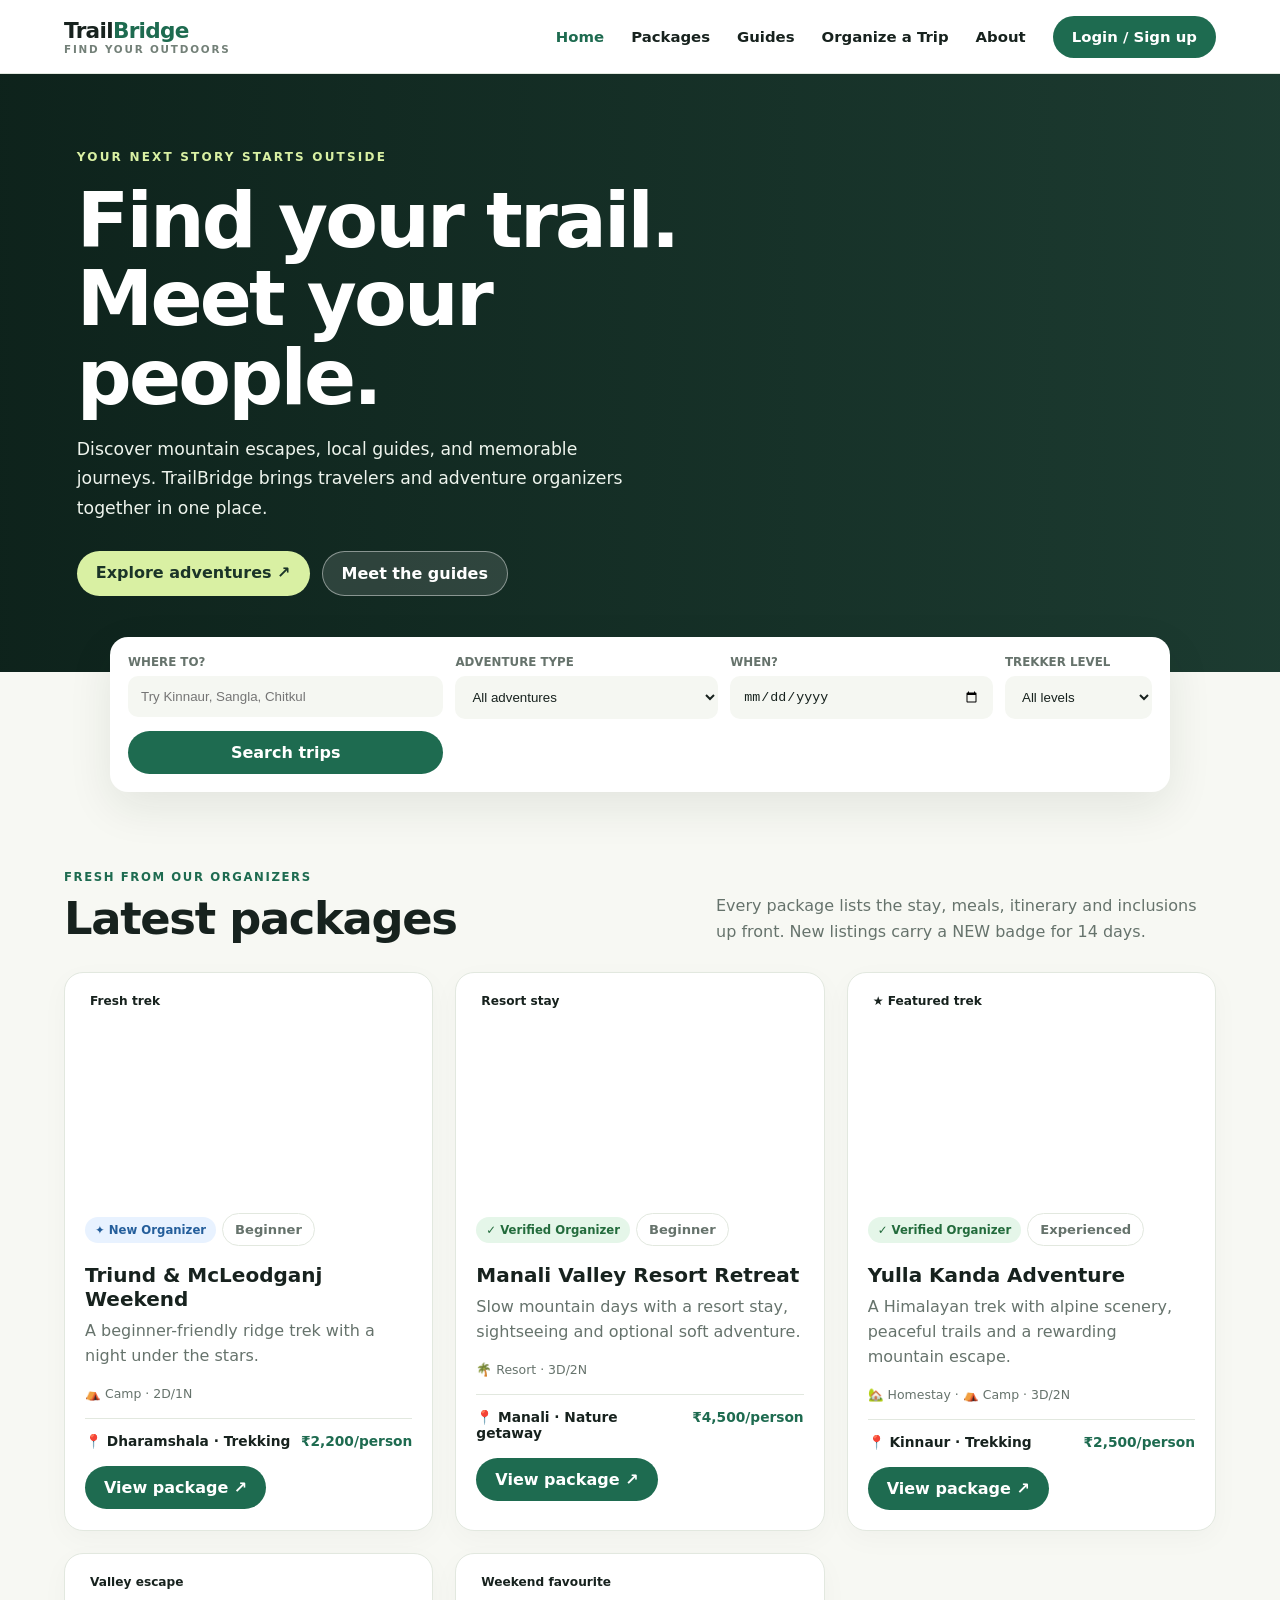
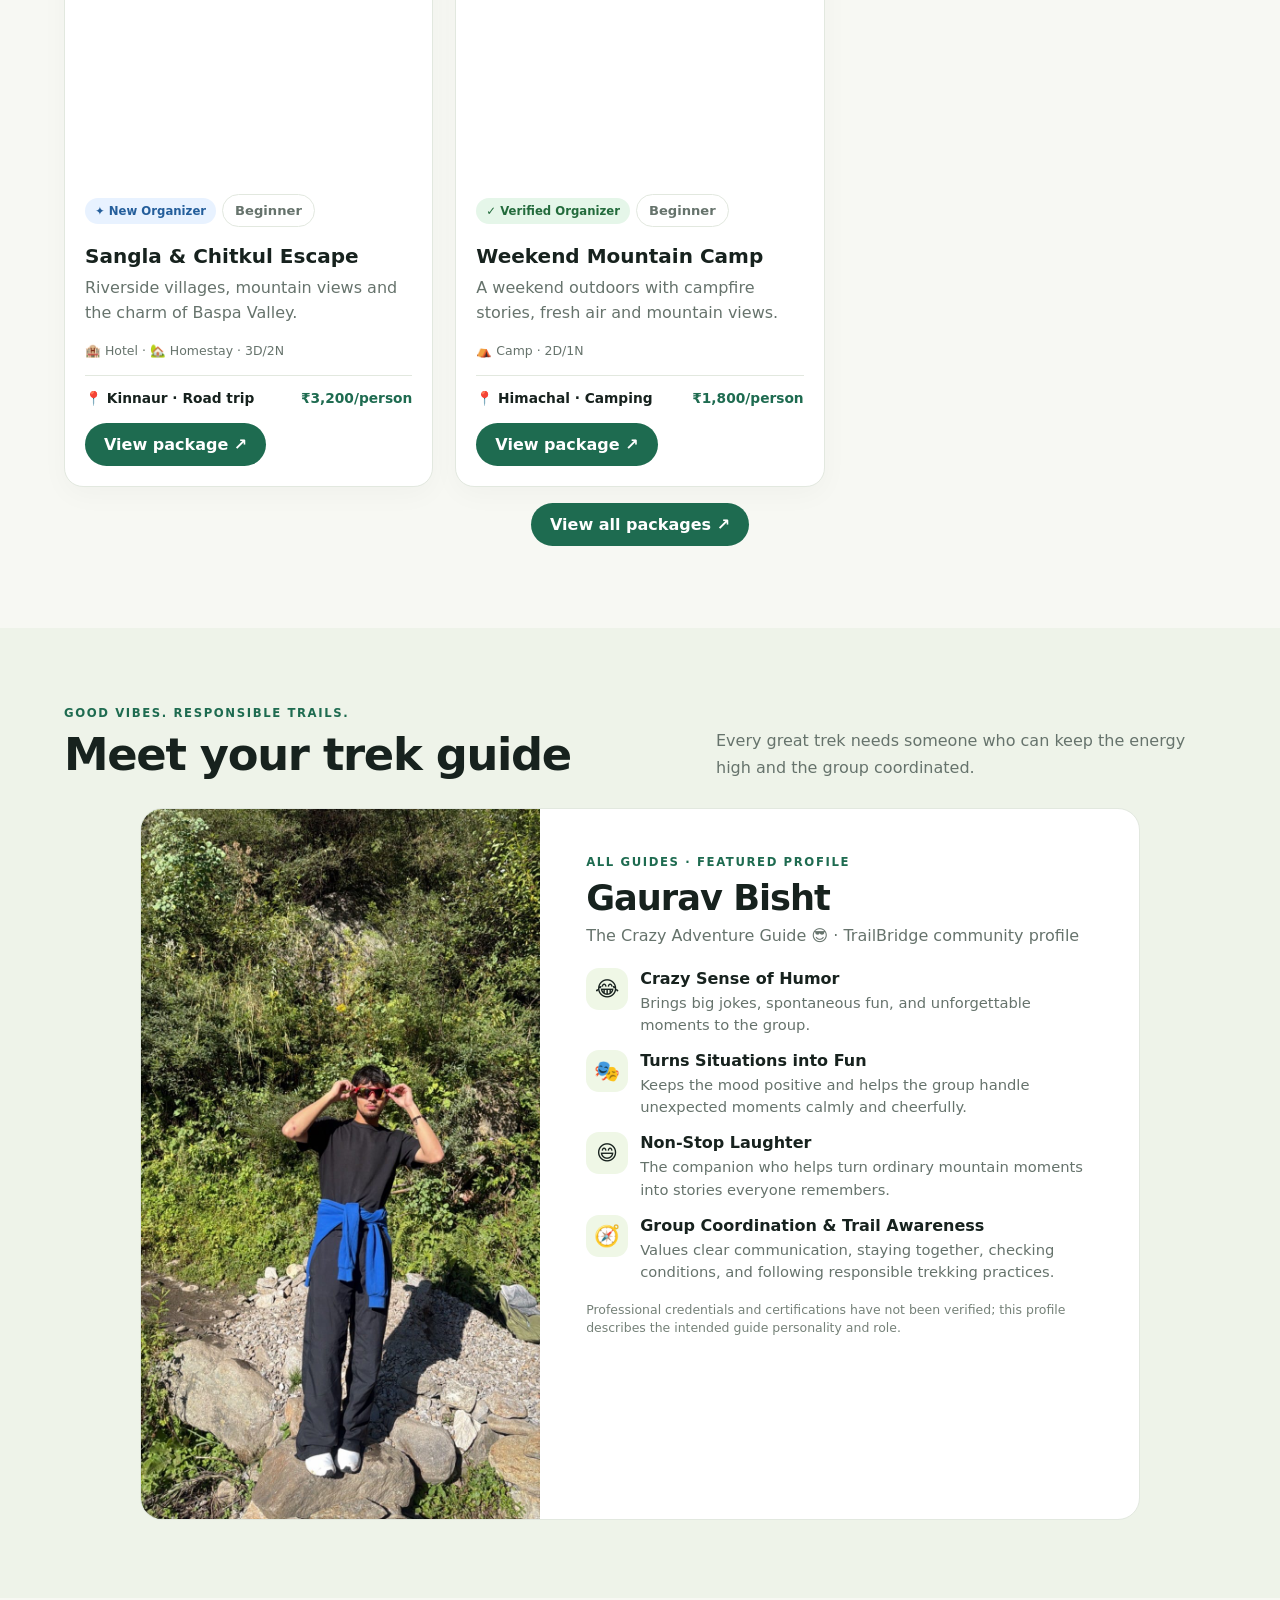
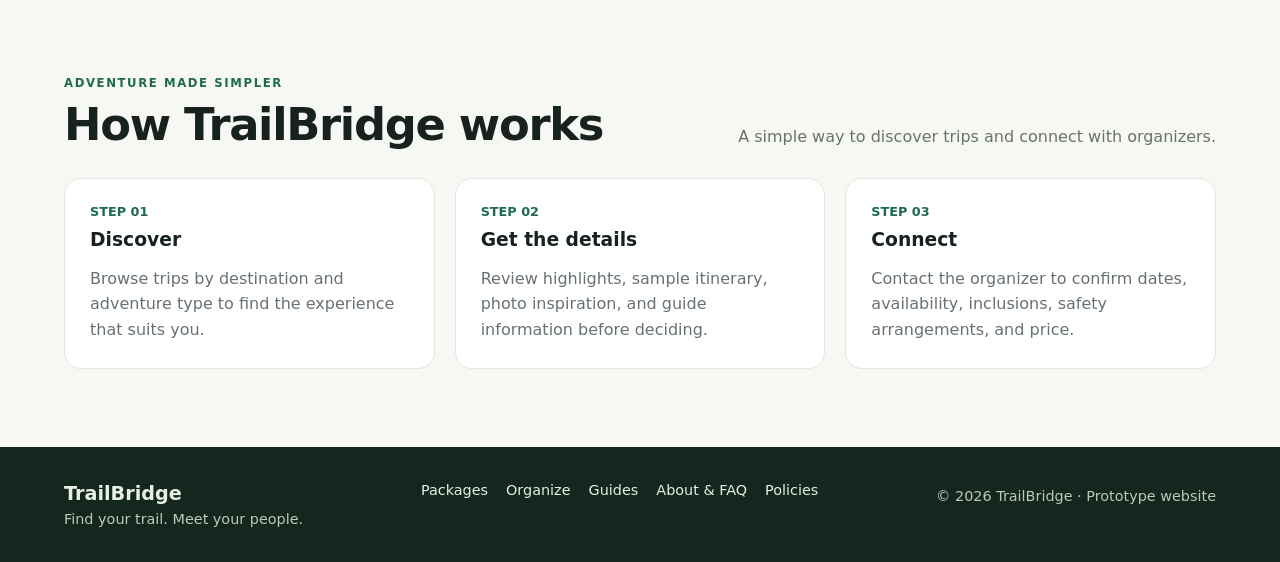
<file: index.html>
<!DOCTYPE html>
<html lang="en">
<head>
<meta charset="UTF-8">
<meta name="viewport" content="width=device-width, initial-scale=1.0">
<title>TrailBridge | Find Your Next Adventure</title>
<link rel="stylesheet" href="assets/style.css">
</head>
<body data-page="index">
<div id="nav"></div>
<header class="hero">
  <div class="hero-content"><div class="eyebrow">Your next story starts outside</div><h1>Find your trail.<br>Meet your people.</h1><p>Discover mountain escapes, local guides, and memorable journeys. TrailBridge brings travelers and adventure organizers together in one place.</p><div class="hero-actions"><a class="pill" href="packages.html">Explore adventures ↗</a><a class="pill light" href="guides.html">Meet the guides</a></div></div>
</header>
<div class="searchbar">
  <div><label for="where">WHERE TO?</label><input id="where" placeholder="Try Kinnaur, Sangla, Chitkul"></div>
  <div><label for="kind">ADVENTURE TYPE</label><select id="kind"><option value="all">All adventures</option><option>Trekking</option><option>Camping</option><option>Road trip</option></select></div>
  <div><label for="when">WHEN?</label><input id="when" type="date"></div>
  <div><label for="level">TREKKER LEVEL</label><select id="level"><option value="all">All levels</option><option value="Beginner">Beginner-friendly</option><option value="Experienced">Experienced</option></select></div>
  <button class="pill" onclick="goSearch()">Search trips</button>
</div>
<section id="trips"><div class="section-head"><div><div class="kicker">Fresh from our organizers</div><h2>Latest packages</h2></div><p>Every package lists the stay, meals, itinerary and inclusions up front. New listings carry a NEW badge for 14 days.</p></div><div class="cards" id="tripCards"></div><p style="text-align:center;margin-top:28px"><a class="pill" href="packages.html">View all packages ↗</a></p></section>
<section class="guide-section" id="guides">
  <div class="section-head"><div><div class="kicker">Good vibes. Responsible trails.</div><h2>Meet your trek guide</h2></div><p>Every great trek needs someone who can keep the energy high and the group coordinated.</p></div>
  <div class="guide-card">
    <div class="guide-photo"><img src="gaurav-bisht.jpg" alt="Guide profile photo for Gaurav Bisht"></div>
    <div class="guide-info"><div class="kicker">All guides · Featured profile</div><h3 class="guide-name">Gaurav Bisht</h3><div class="guide-sub">The Crazy Adventure Guide 😎 · TrailBridge community profile</div>
      <div class="attribute-list">
        <div class="attribute"><div class="emoji">😂</div><div><strong>Crazy Sense of Humor</strong><p>Brings big jokes, spontaneous fun, and unforgettable moments to the group.</p></div></div>
        <div class="attribute"><div class="emoji">🎭</div><div><strong>Turns Situations into Fun</strong><p>Keeps the mood positive and helps the group handle unexpected moments calmly and cheerfully.</p></div></div>
        <div class="attribute"><div class="emoji">😄</div><div><strong>Non-Stop Laughter</strong><p>The companion who helps turn ordinary mountain moments into stories everyone remembers.</p></div></div>
        <div class="attribute"><div class="emoji">🧭</div><div><strong>Group Coordination & Trail Awareness</strong><p>Values clear communication, staying together, checking conditions, and following responsible trekking practices.</p></div></div>
      </div>
      <p class="notice">Professional credentials and certifications have not been verified; this profile describes the intended guide personality and role.</p>
    </div>
  </div>
</section>


<section id="how">
  <div class="section-head"><div><div class="kicker">Adventure made simpler</div><h2>How TrailBridge works</h2></div><p>A simple way to discover trips and connect with organizers.</p></div>
  <div class="how-grid"><div class="how"><div class="num">STEP 01</div><h3>Discover</h3><p>Browse trips by destination and adventure type to find the experience that suits you.</p></div><div class="how"><div class="num">STEP 02</div><h3>Get the details</h3><p>Review highlights, sample itinerary, photo inspiration, and guide information before deciding.</p></div><div class="how"><div class="num">STEP 03</div><h3>Connect</h3><p>Contact the organizer to confirm dates, availability, inclusions, safety arrangements, and price.</p></div></div>
</section>
<div id="foot"></div>

<script src="assets/app.js"></script>
</body>
</html>
</file>
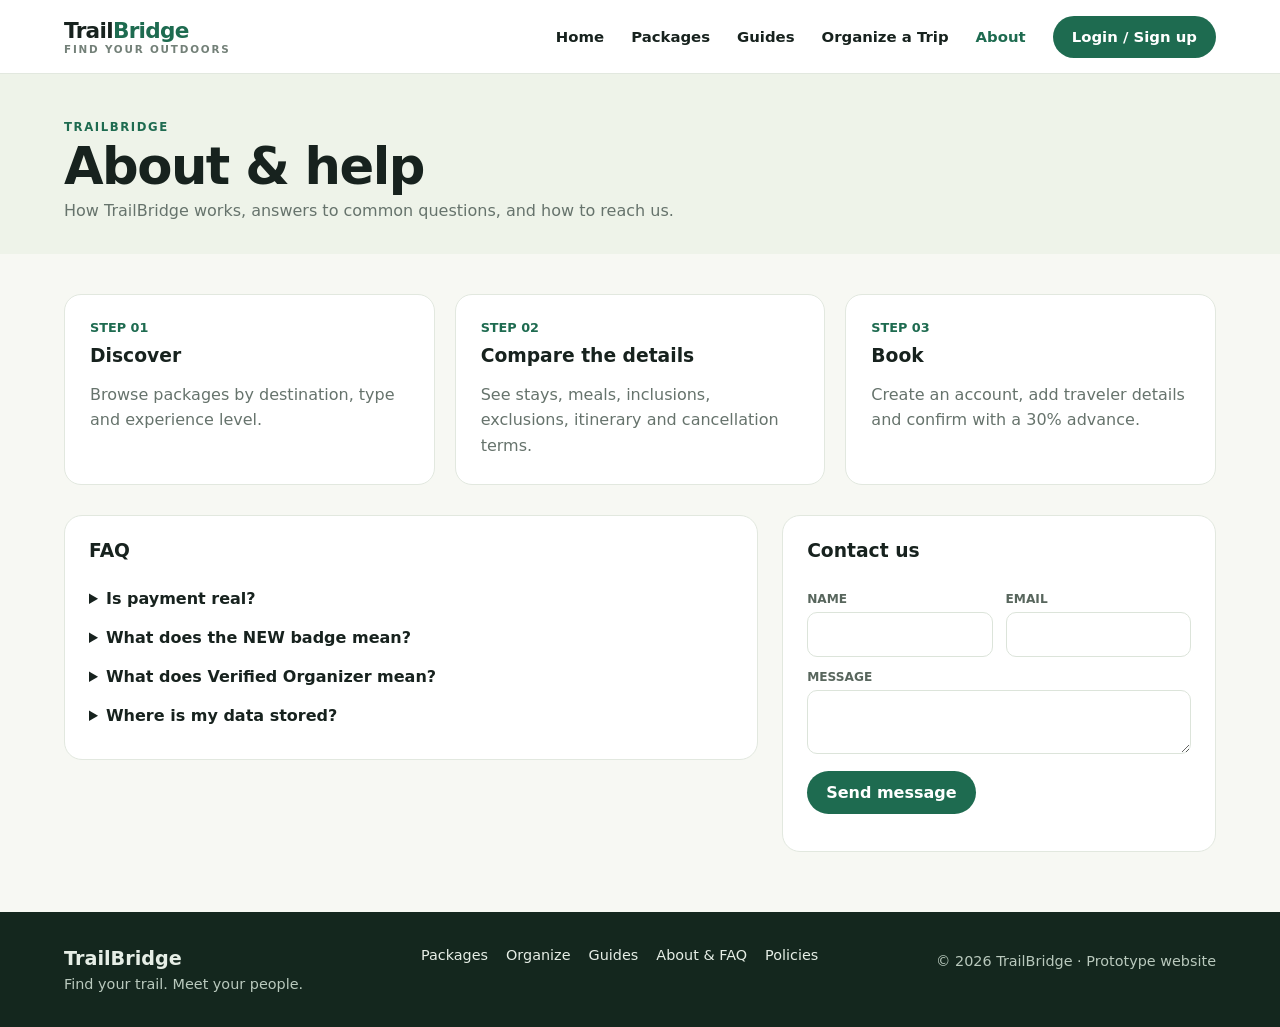
<file: about.html>
<!DOCTYPE html><html lang="en"><head><meta charset="UTF-8"><meta name="viewport" content="width=device-width,initial-scale=1"><title>About &amp; help | TrailBridge</title><link rel="stylesheet" href="assets/style.css"></head><body data-page="about"><div id="nav"></div><div class="pagehead"><div class="kicker">TrailBridge</div><h1>About &amp; help</h1><p>How TrailBridge works, answers to common questions, and how to reach us.</p></div><main class="wrap"><div class="how-grid"><div class="how"><div class="num">STEP 01</div><h3>Discover</h3><p>Browse packages by destination, type and experience level.</p></div><div class="how"><div class="num">STEP 02</div><h3>Compare the details</h3><p>See stays, meals, inclusions, exclusions, itinerary and cancellation terms.</p></div><div class="how"><div class="num">STEP 03</div><h3>Book</h3><p>Create an account, add traveler details and confirm with a 30% advance.</p></div></div>
<div class="pkg-layout" style="margin-top:30px"><div class="box faq"><h3>FAQ</h3><details><summary>Is payment real?</summary><p>No. This is a front-end prototype: no money is collected and no organizer is notified until a backend and payment gateway are connected.</p></details><details><summary>What does the NEW badge mean?</summary><p>A package created in the last 14 days.</p></details><details><summary>What does Verified Organizer mean?</summary><p>It should only be given after real checks by the platform. Packages created through the Organize page are always labelled New Organizer.</p></details><details><summary>Where is my data stored?</summary><p>Only in this browser (localStorage). Clearing browser data removes it.</p></details></div>
<form class="box grid2" data-demo><h3 class="full">Contact us</h3><div><label>NAME</label><input required></div><div><label>EMAIL</label><input type="email" required></div><div class="full"><label>MESSAGE</label><textarea required></textarea></div><div class="full"><button class="pill">Send message</button></div><div class="full msg"></div></form></div></main><div id="foot"></div><script src="assets/app.js"></script></body></html>
</file>
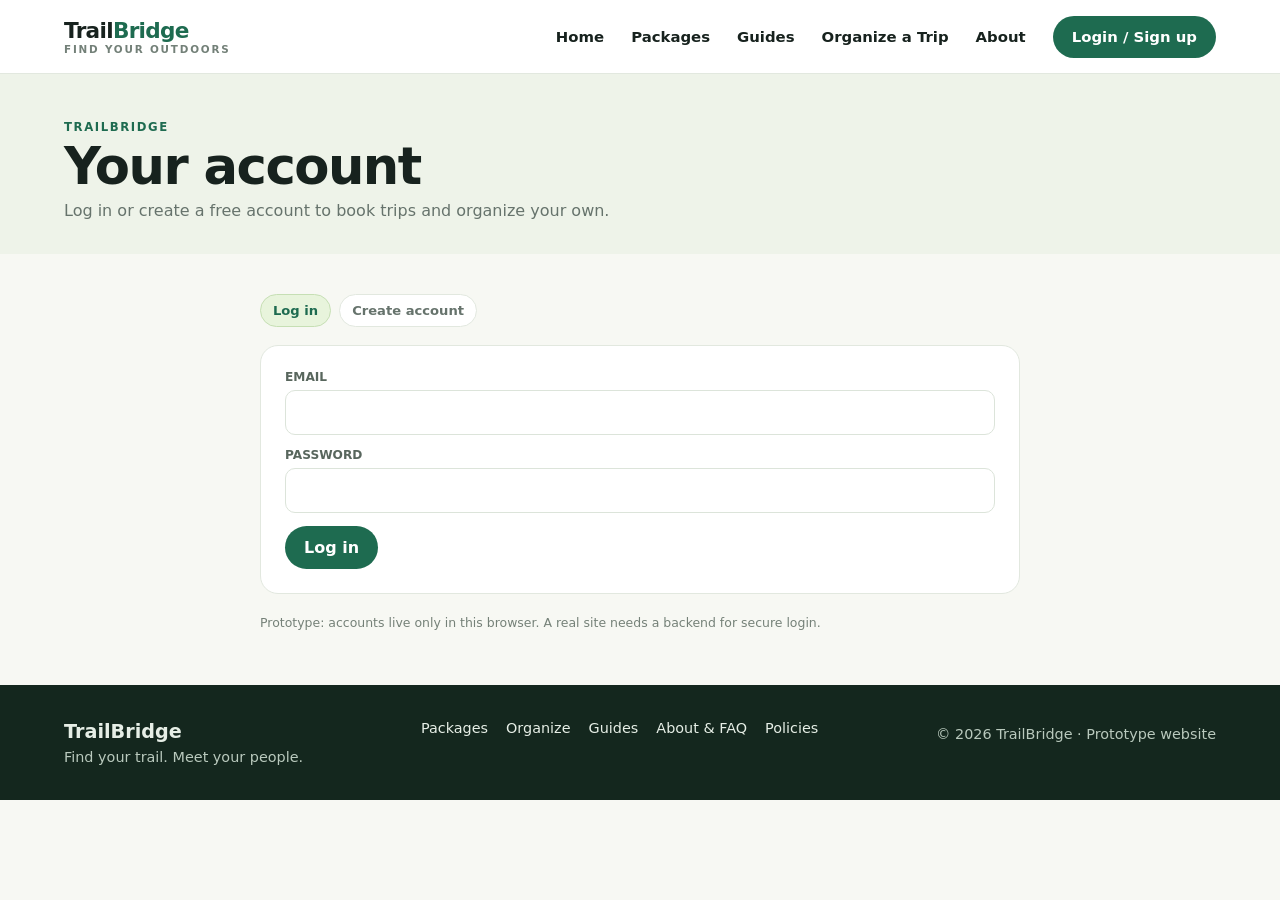
<file: account.html>
<!DOCTYPE html><html lang="en"><head><meta charset="UTF-8"><meta name="viewport" content="width=device-width,initial-scale=1"><title>Your account | TrailBridge</title><link rel="stylesheet" href="assets/style.css"></head><body data-page="account"><div id="nav"></div><div class="pagehead"><div class="kicker">TrailBridge</div><h1>Your account</h1><p>Log in or create a free account to book trips and organize your own.</p></div><main class="wrap" id="app"></main><div id="foot"></div><script src="assets/app.js"></script></body></html>
</file>
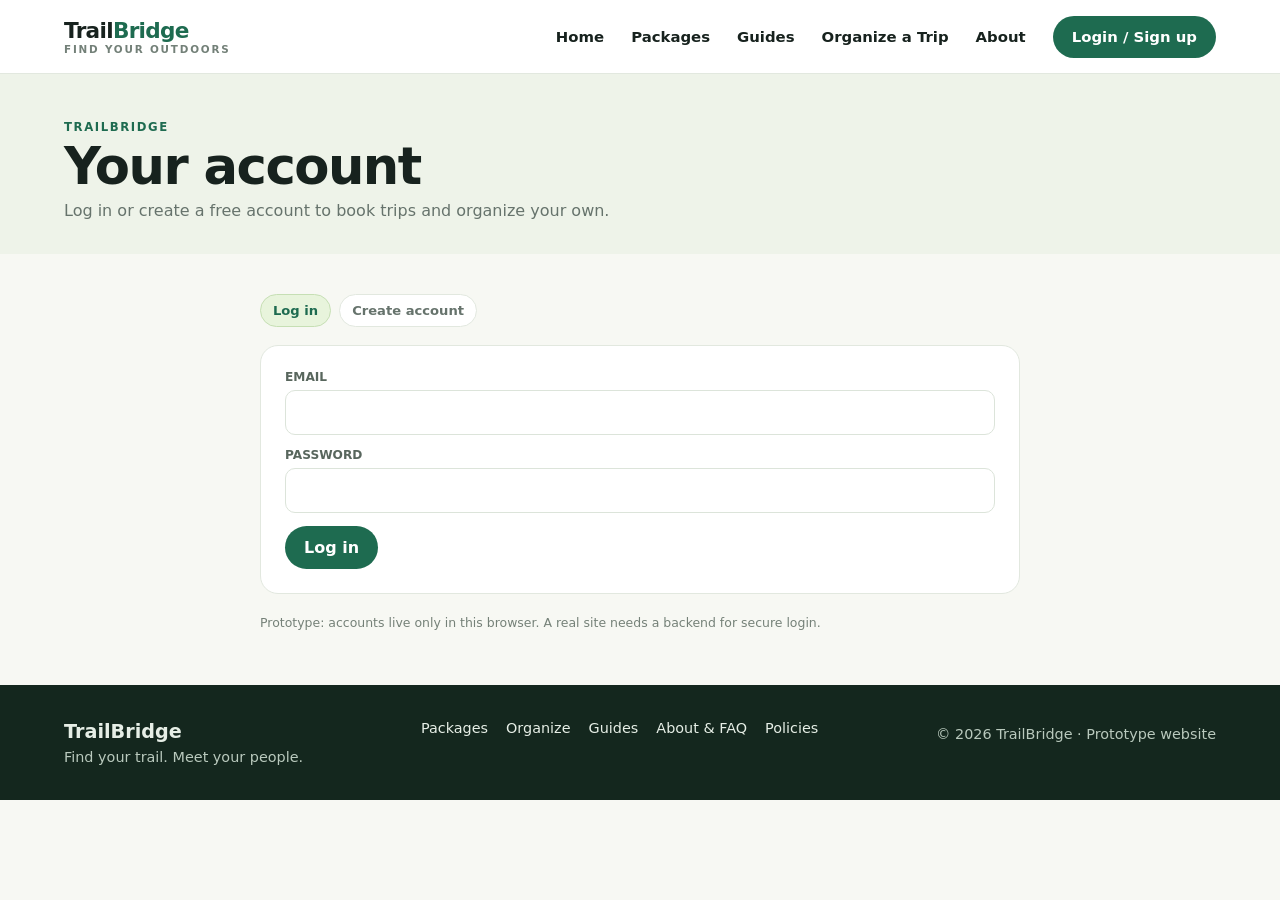
<file: book.html>
<!DOCTYPE html><html lang="en"><head><meta charset="UTF-8"><meta name="viewport" content="width=device-width,initial-scale=1"><title>Book your trip | TrailBridge</title><link rel="stylesheet" href="assets/style.css"></head><body data-page="book"><div id="nav"></div><div class="pagehead"><div class="kicker">TrailBridge</div><h1>Book your trip</h1><p>Add traveler details, choose your stay preference and review the price before confirming.</p></div><main class="wrap" id="app"></main><div id="foot"></div><script src="assets/app.js"></script></body></html>
</file>
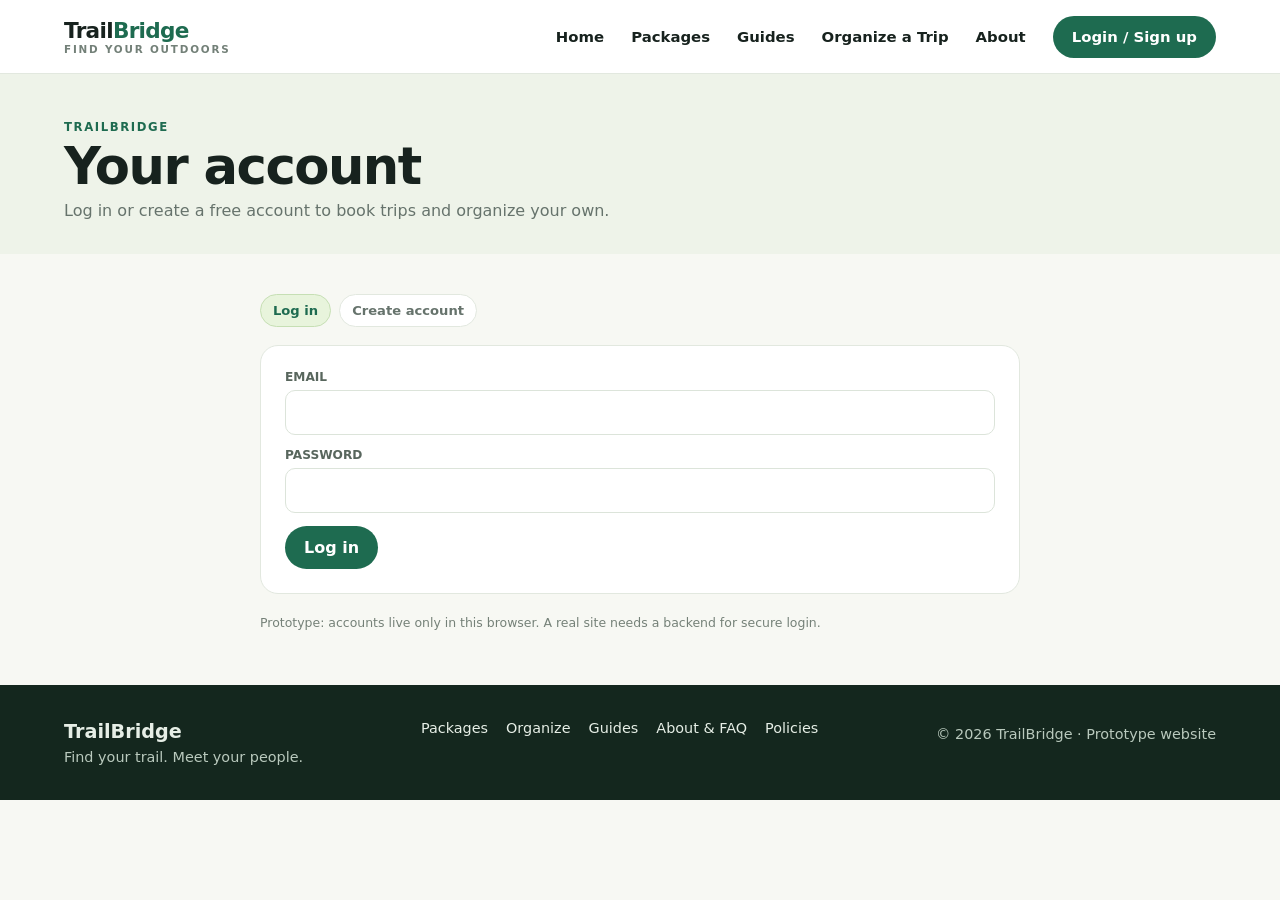
<file: dashboard.html>
<!DOCTYPE html><html lang="en"><head><meta charset="UTF-8"><meta name="viewport" content="width=device-width,initial-scale=1"><title>My dashboard | TrailBridge</title><link rel="stylesheet" href="assets/style.css"></head><body data-page="dashboard"><div id="nav"></div><div class="pagehead"><div class="kicker">TrailBridge</div><h1>My dashboard</h1><p>Your bookings, saved details and the packages you have created.</p></div><main class="wrap" id="app"></main><div id="foot"></div><script src="assets/app.js"></script></body></html>
</file>
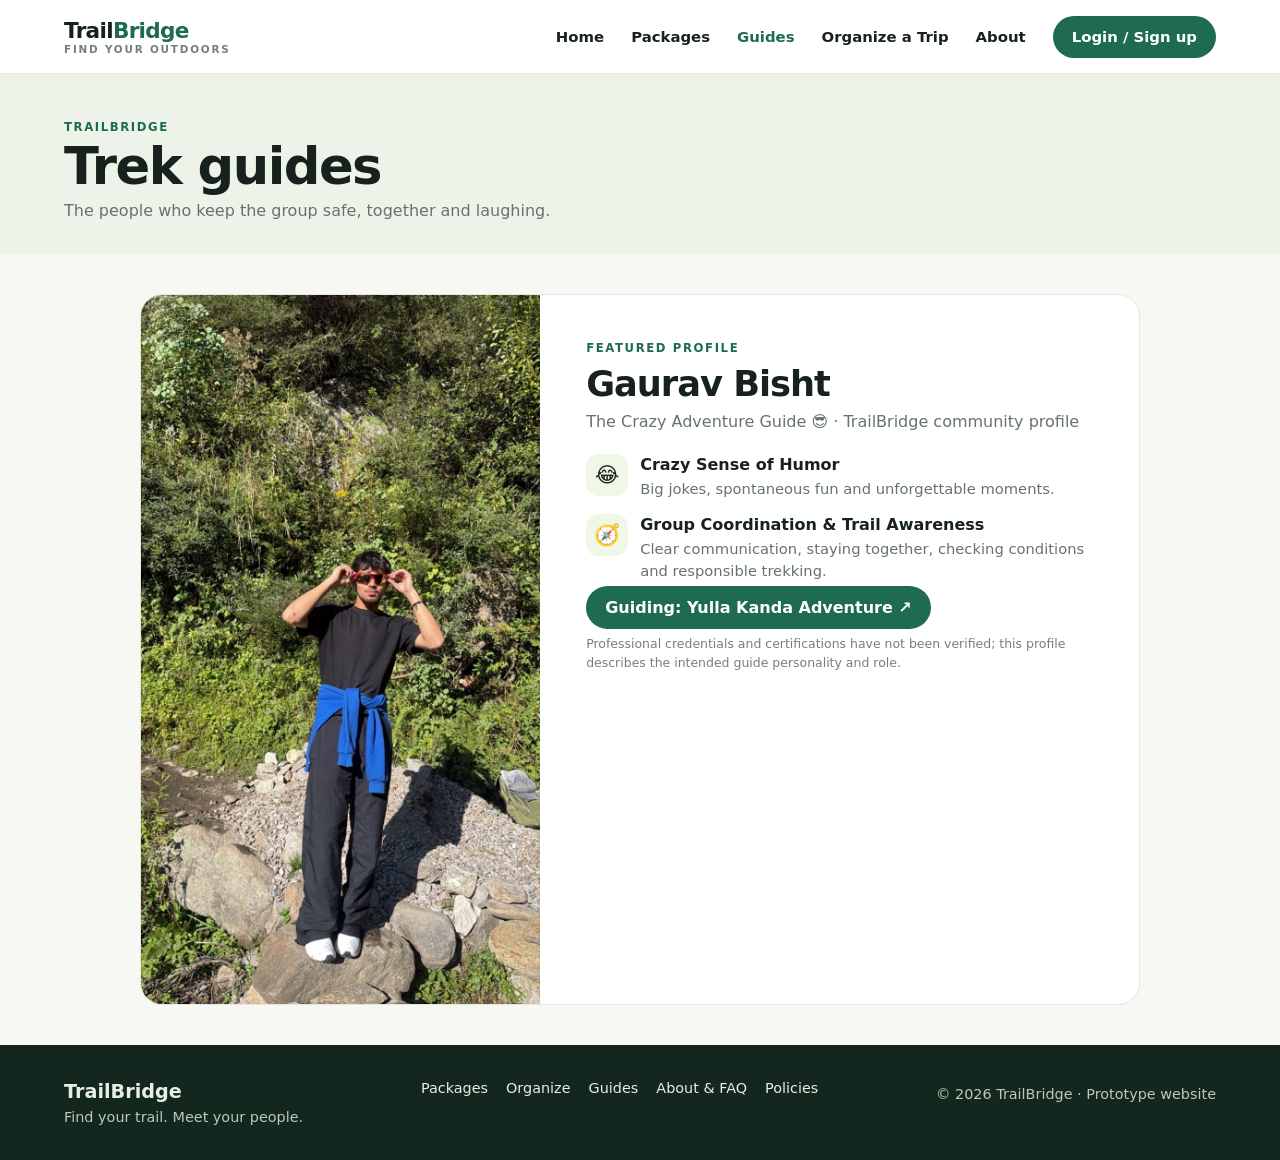
<file: guides.html>
<!DOCTYPE html><html lang="en"><head><meta charset="UTF-8"><meta name="viewport" content="width=device-width,initial-scale=1"><title>Trek guides | TrailBridge</title><link rel="stylesheet" href="assets/style.css"></head><body data-page="guides"><div id="nav"></div><div class="pagehead"><div class="kicker">TrailBridge</div><h1>Trek guides</h1><p>The people who keep the group safe, together and laughing.</p></div><main class="wrap"><div class="guide-card"><div class="guide-photo"><img src="gaurav-bisht.jpg" alt="Gaurav Bisht"></div><div class="guide-info"><div class="kicker">Featured profile</div><h3 class="guide-name">Gaurav Bisht</h3><div class="guide-sub">The Crazy Adventure Guide 😎 · TrailBridge community profile</div><div class="attribute-list"><div class="attribute"><div class="emoji">😂</div><div><strong>Crazy Sense of Humor</strong><p>Big jokes, spontaneous fun and unforgettable moments.</p></div></div><div class="attribute"><div class="emoji">🧭</div><div><strong>Group Coordination &amp; Trail Awareness</strong><p>Clear communication, staying together, checking conditions and responsible trekking.</p></div></div></div><p style="margin:16px 0"><a class="pill" href="package.html?id=yulla-kanda">Guiding: Yulla Kanda Adventure ↗</a></p><p class="notice">Professional credentials and certifications have not been verified; this profile describes the intended guide personality and role.</p></div></div></main><div id="foot"></div><script src="assets/app.js"></script></body></html>
</file>
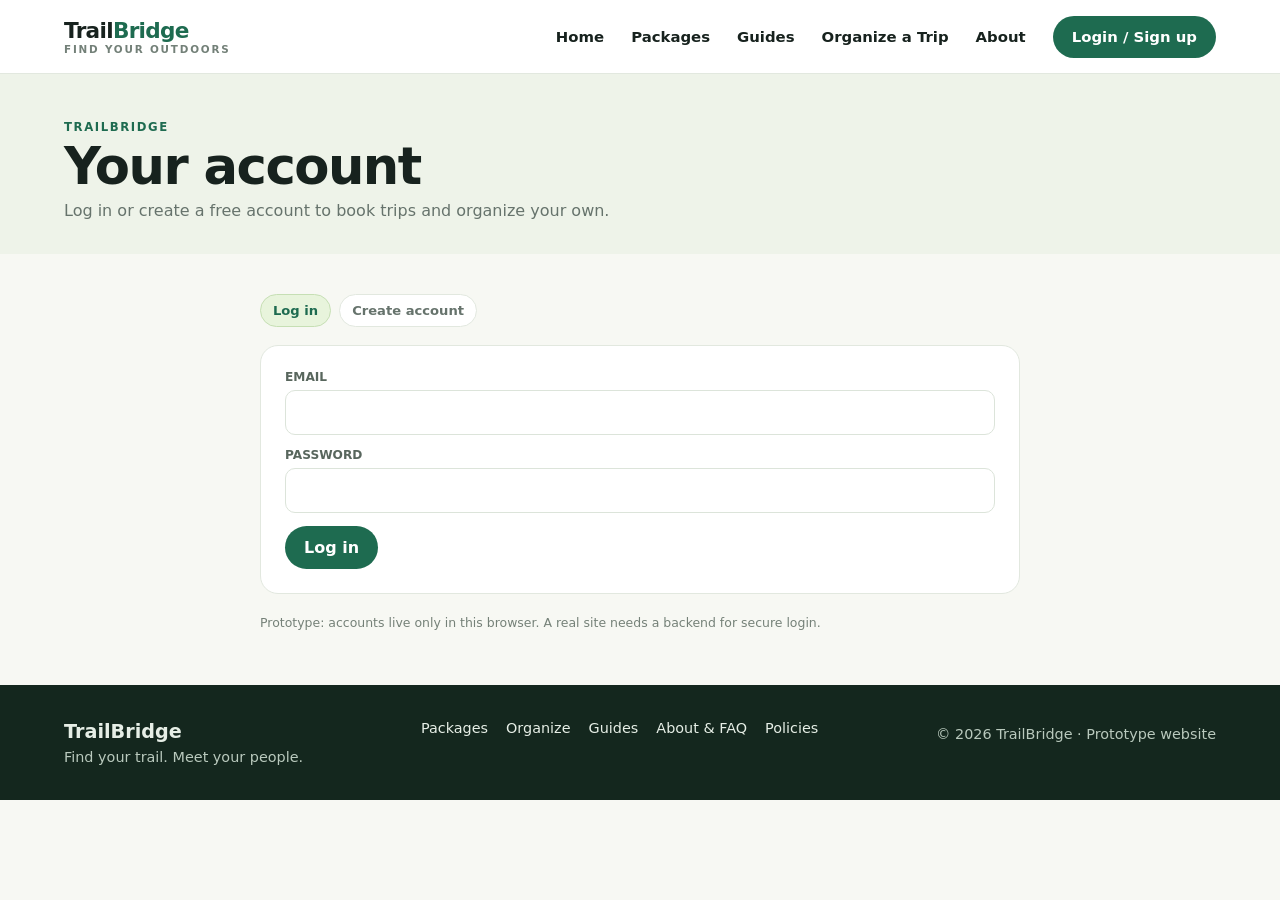
<file: organize.html>
<!DOCTYPE html><html lang="en"><head><meta charset="UTF-8"><meta name="viewport" content="width=device-width,initial-scale=1"><title>Organize a trip | TrailBridge</title><link rel="stylesheet" href="assets/style.css"></head><body data-page="organize"><div id="nav"></div><div class="pagehead"><div class="kicker">TrailBridge</div><h1>Organize a trip</h1><p>Create a package with stays, inclusions and itinerary. New packages get a NEW badge in the catalogue.</p></div><main class="wrap" id="app"></main><div id="foot"></div><script src="assets/app.js"></script></body></html>
</file>
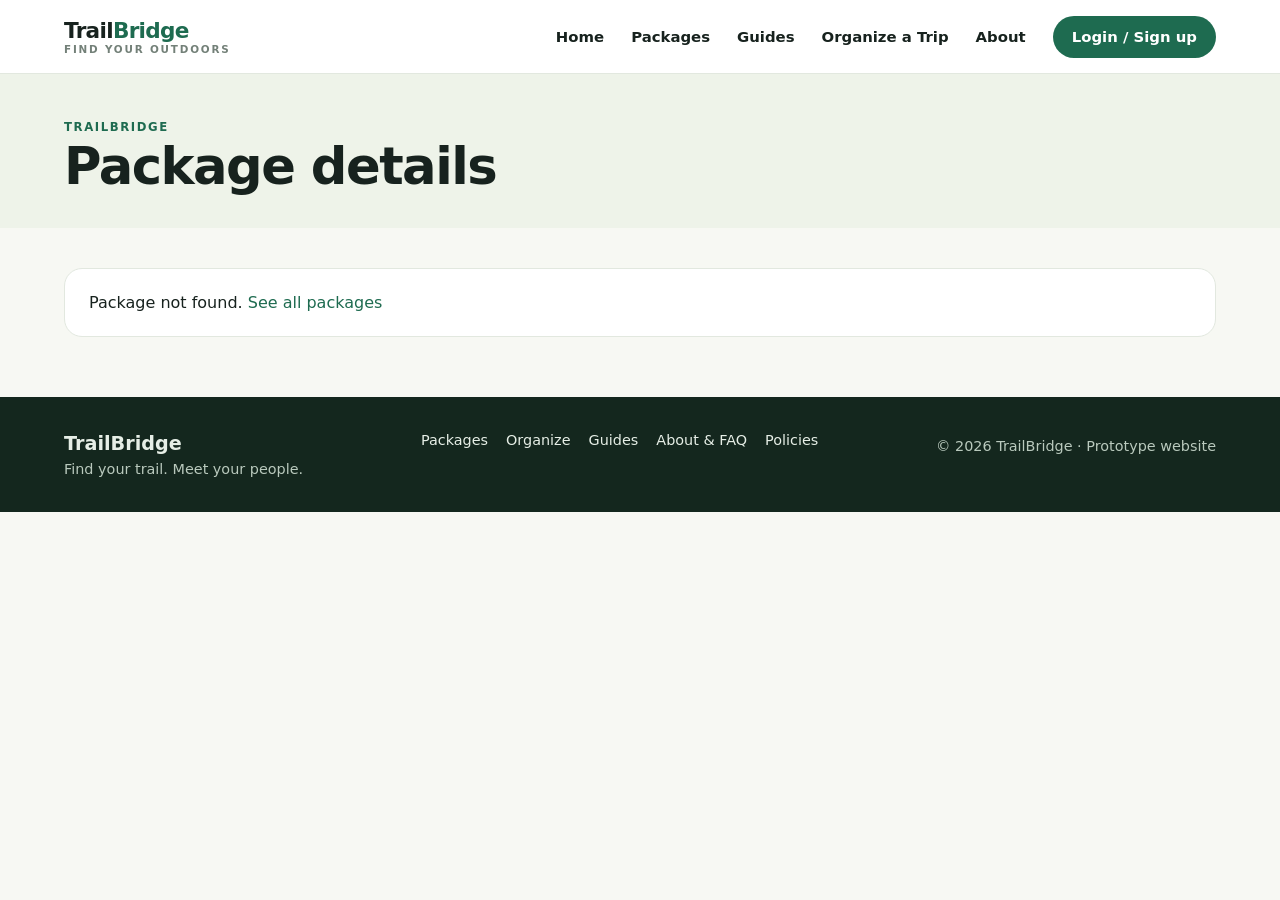
<file: package.html>
<!DOCTYPE html><html lang="en"><head><meta charset="UTF-8"><meta name="viewport" content="width=device-width,initial-scale=1"><title>Package details | TrailBridge</title><link rel="stylesheet" href="assets/style.css"></head><body data-page="package"><div id="nav"></div><div class="pagehead"><div class="kicker">TrailBridge</div><h1>Package details</h1><p></p></div><main class="wrap" id="app"></main><div id="foot"></div><script src="assets/app.js"></script></body></html>
</file>
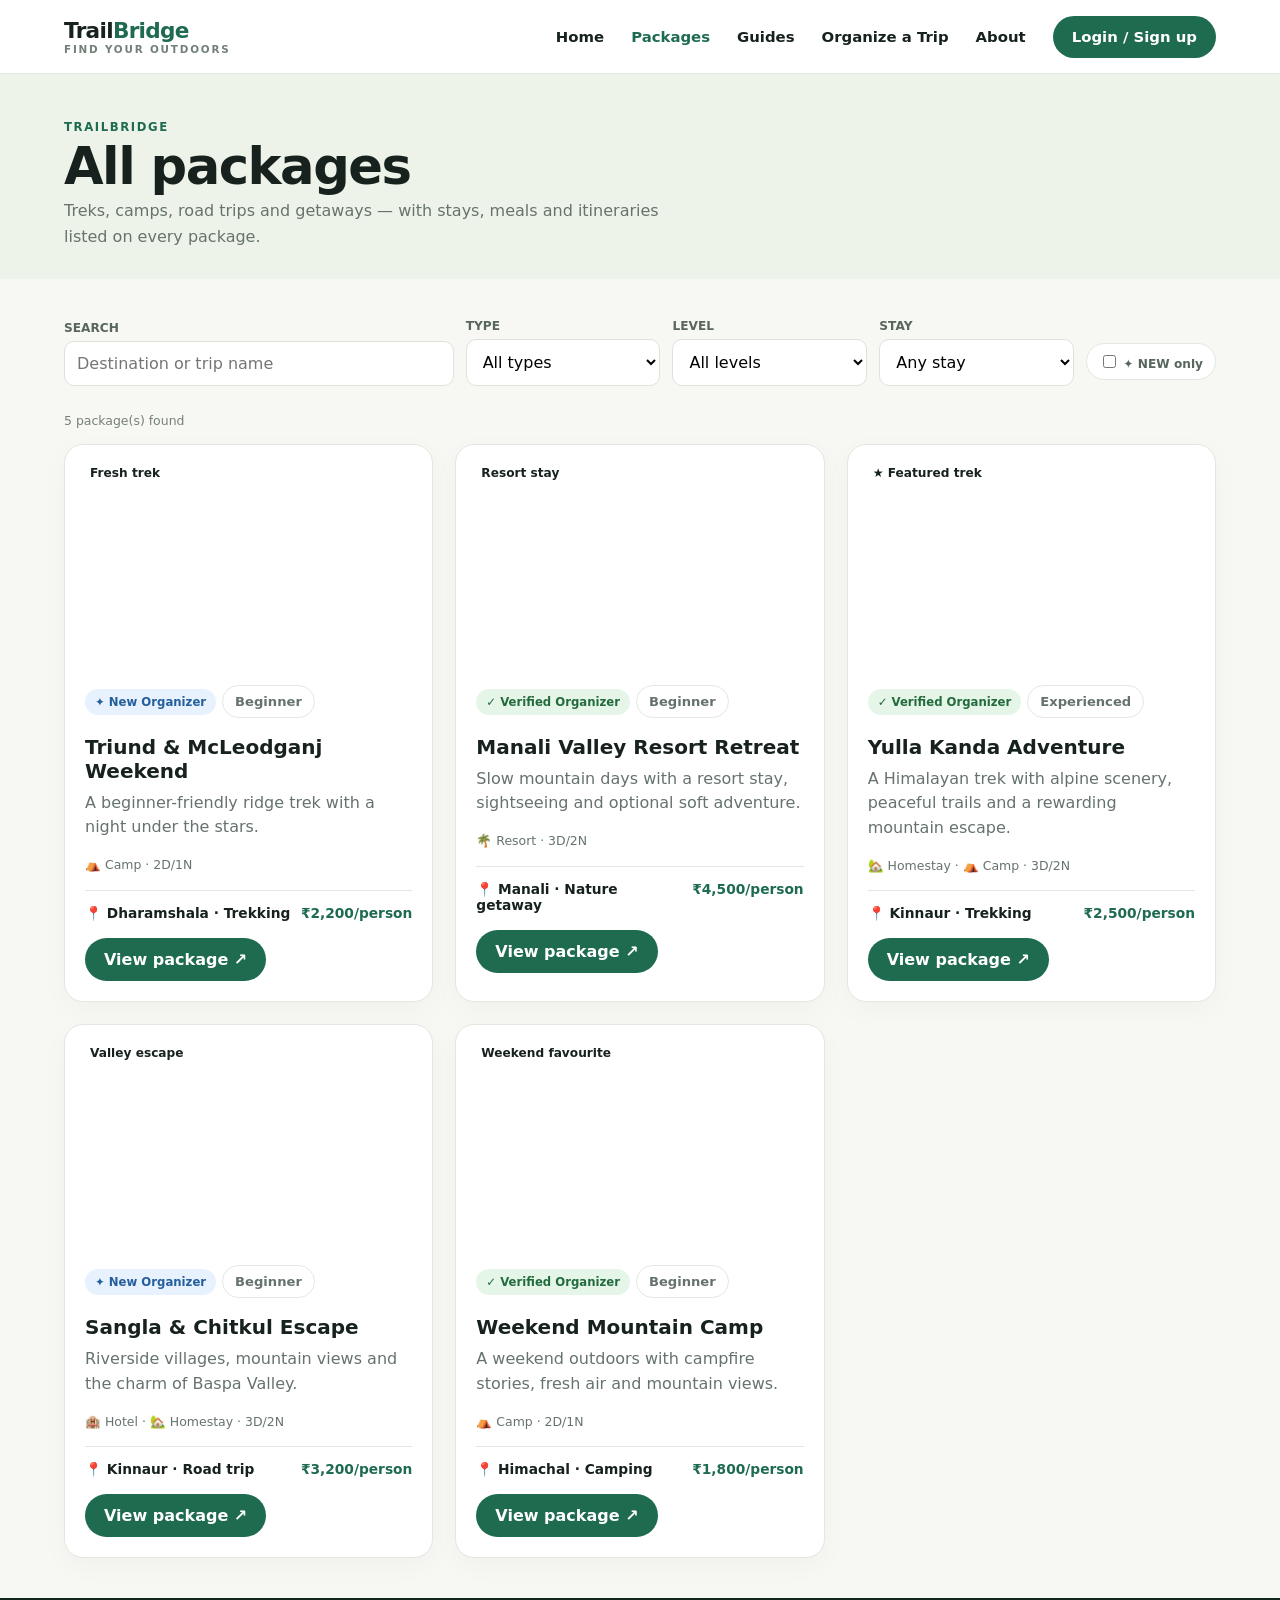
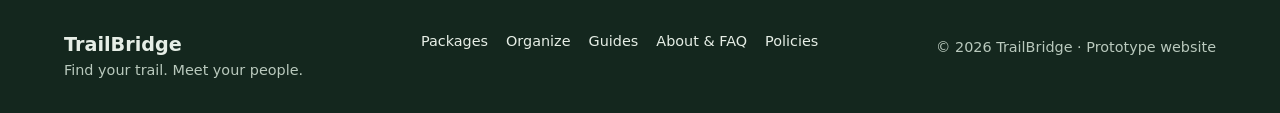
<file: packages.html>
<!DOCTYPE html><html lang="en"><head><meta charset="UTF-8"><meta name="viewport" content="width=device-width,initial-scale=1"><title>All packages | TrailBridge</title><link rel="stylesheet" href="assets/style.css"></head><body data-page="packages"><div id="nav"></div><div class="pagehead"><div class="kicker">TrailBridge</div><h1>All packages</h1><p>Treks, camps, road trips and getaways — with stays, meals and itineraries listed on every package.</p></div><main class="wrap" id="app"></main><div id="foot"></div><script src="assets/app.js"></script></body></html>
</file>
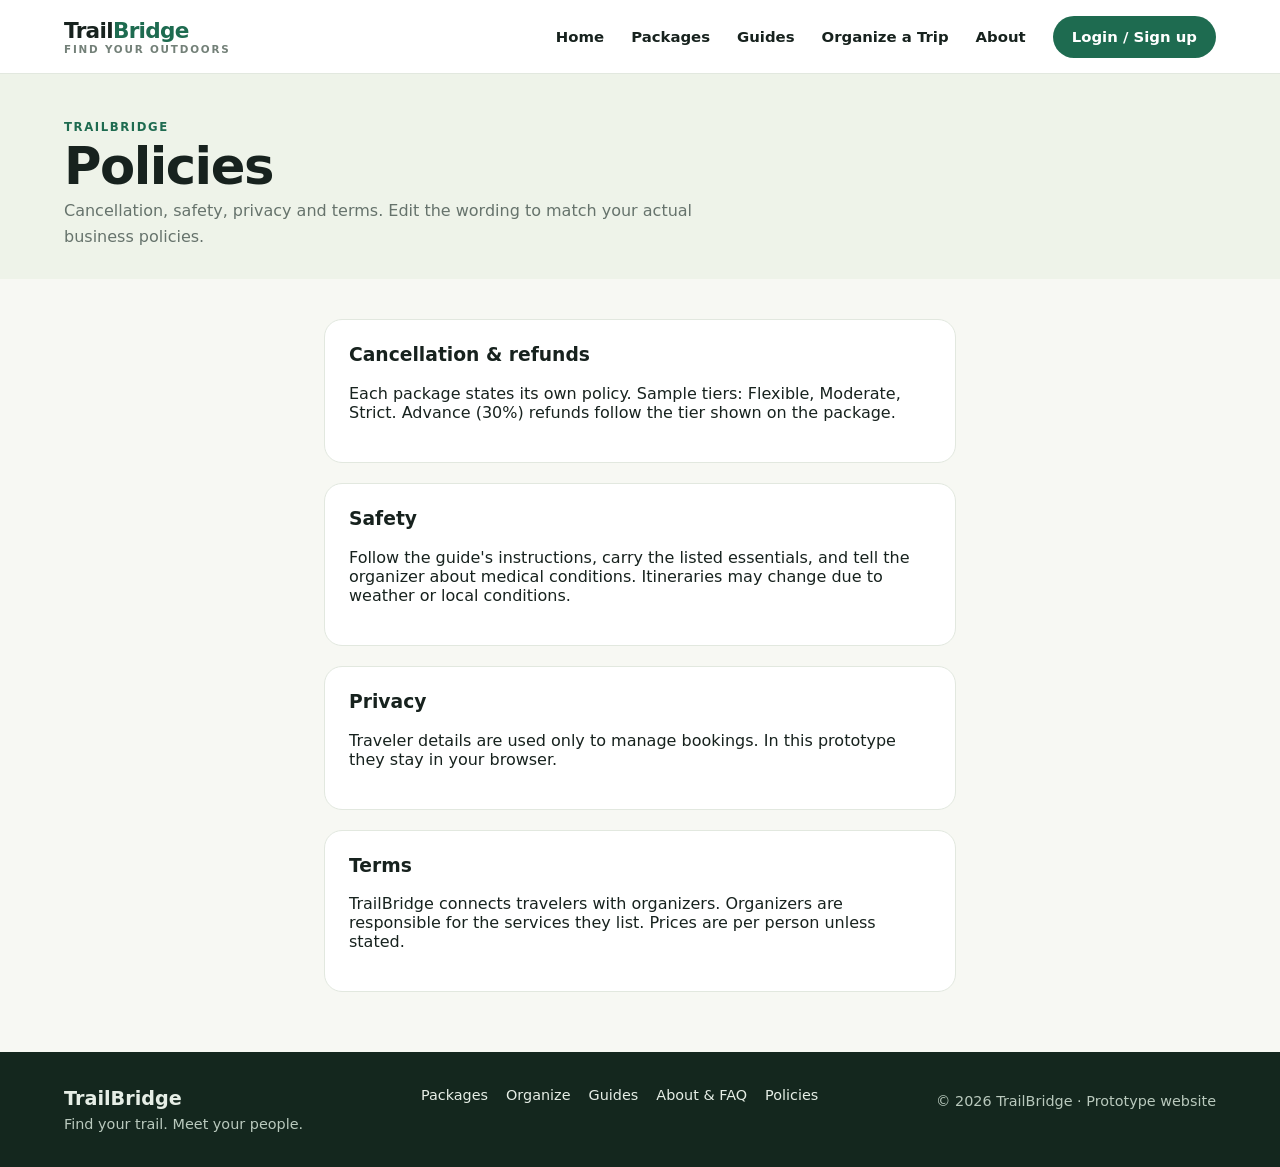
<file: policies.html>
<!DOCTYPE html><html lang="en"><head><meta charset="UTF-8"><meta name="viewport" content="width=device-width,initial-scale=1"><title>Policies | TrailBridge</title><link rel="stylesheet" href="assets/style.css"></head><body data-page="policies"><div id="nav"></div><div class="pagehead"><div class="kicker">TrailBridge</div><h1>Policies</h1><p>Cancellation, safety, privacy and terms. Edit the wording to match your actual business policies.</p></div><main class="wrap narrow"><div class="box"><h3>Cancellation &amp; refunds</h3><p>Each package states its own policy. Sample tiers: Flexible, Moderate, Strict. Advance (30%) refunds follow the tier shown on the package.</p></div><div class="box"><h3>Safety</h3><p>Follow the guide's instructions, carry the listed essentials, and tell the organizer about medical conditions. Itineraries may change due to weather or local conditions.</p></div><div class="box"><h3>Privacy</h3><p>Traveler details are used only to manage bookings. In this prototype they stay in your browser.</p></div><div class="box"><h3>Terms</h3><p>TrailBridge connects travelers with organizers. Organizers are responsible for the services they list. Prices are per person unless stated.</p></div></main><div id="foot"></div><script src="assets/app.js"></script></body></html>
</file>
<file: assets/style.css>
:root{--ink:#17221e;--muted:#66736c;--green:#1e6b50;--lime:#d9f0a3;--cream:#f7f8f3;--line:#e2e8df}
*{box-sizing:border-box}html{scroll-behavior:smooth}body{margin:0;font-family:Inter,ui-sans-serif,system-ui,-apple-system,Segoe UI,sans-serif;color:var(--ink);background:var(--cream)}
a{color:inherit;text-decoration:none}button{font:inherit;cursor:pointer;border:0}
.nav{height:74px;display:flex;align-items:center;justify-content:space-between;padding:0 max(5vw,20px);background:#fff;position:sticky;top:0;z-index:20;border-bottom:1px solid var(--line)}
.logo{font-size:1.35rem;font-weight:850;letter-spacing:-.7px}.logo span{color:var(--green)}.navlinks{display:flex;gap:27px;align-items:center;font-size:.93rem;font-weight:650}.navlinks a:hover{color:var(--green)}
.pill{border-radius:999px;padding:12px 19px;background:var(--green);color:white;font-weight:750}.pill.light{background:white;color:var(--ink);border:1px solid var(--line)}
.hero{min-height:560px;padding:76px max(6vw,22px);display:flex;align-items:center;color:white;position:relative;isolation:isolate;background:#23463a url('https://images.unsplash.com/photo-1464822759023-fed622ff2c3b?auto=format&fit=crop&w=2000&q=85') center 48%/cover}
.hero:before{content:"";position:absolute;inset:0;background:linear-gradient(90deg,rgba(9,27,21,.82),rgba(9,27,21,.25));z-index:-1}
.hero-content{max-width:740px}.eyebrow{text-transform:uppercase;letter-spacing:2.2px;font-size:.75rem;font-weight:800;color:var(--lime)}h1{font-size:clamp(2.6rem,6vw,5.3rem);line-height:1.02;letter-spacing:-2.8px;margin:18px 0}.hero p{font-size:1.08rem;line-height:1.7;max-width:580px;color:#eef4ed}.hero-actions{display:flex;gap:12px;flex-wrap:wrap;margin-top:28px}.hero .pill{background:var(--lime);color:#1b3428}.hero .pill.light{background:rgba(255,255,255,.12);border-color:#ffffff70;color:white}
.searchbar{max-width:1060px;margin:-35px auto 0;position:relative;background:#fff;padding:18px;box-shadow:0 15px 45px #182a1b17;border-radius:18px;display:grid;grid-template-columns:1.2fr 1fr 1fr auto;gap:12px}
.searchbar label{display:block;font-size:.74rem;color:var(--muted);font-weight:750;margin:0 0 7px}.searchbar input,.searchbar select{width:100%;border:0;background:#f5f7f2;border-radius:10px;padding:13px;color:var(--ink);outline-color:var(--green)}
section{padding:78px max(5vw,20px)}.section-head{display:flex;justify-content:space-between;align-items:end;gap:20px;margin-bottom:27px}.kicker{color:var(--green);font-weight:850;text-transform:uppercase;letter-spacing:1.6px;font-size:.73rem}h2{font-size:clamp(1.9rem,3.5vw,3rem);letter-spacing:-1.3px;margin:8px 0 0}.section-head p{max-width:500px;color:var(--muted);line-height:1.65;margin:0}
.cards{display:grid;grid-template-columns:repeat(3,1fr);gap:22px}.trip-card{background:white;border:1px solid var(--line);border-radius:19px;overflow:hidden;box-shadow:0 8px 28px #182a1b08}.trip-img{height:220px;background-size:cover;background-position:center;position:relative}.tag{position:absolute;top:14px;left:14px;background:#fff;border-radius:99px;padding:7px 11px;font-size:.76rem;font-weight:800}.trip-body{padding:20px}.trip-body h3{margin:0 0 8px;font-size:1.25rem}.trip-body p{color:var(--muted);line-height:1.55;margin:0 0 15px}.meta{display:flex;justify-content:space-between;gap:10px;border-top:1px solid var(--line);padding-top:14px;font-size:.86rem;font-weight:700}.green{color:var(--green)}.trip-details{display:none;background:#fff;border:1px solid var(--line);border-radius:20px;padding:25px;margin-top:24px}.trip-details.open{display:block}.detail-grid{display:grid;grid-template-columns:1.1fr .9fr;gap:25px}.detail-grid h3{margin-top:0}.detail-grid p,.detail-grid li{color:var(--muted);line-height:1.65}.gallery{display:grid;grid-template-columns:1.3fr 1fr 1fr;grid-template-rows:150px 150px;gap:10px}.gallery img{width:100%;height:100%;object-fit:cover;border-radius:12px;cursor:pointer}.gallery img:first-child{grid-row:span 2}.guide-section{background:#eef3e9}.guide-card{display:grid;grid-template-columns:minmax(240px, .8fr) 1.2fr;background:#fff;border-radius:22px;overflow:hidden;border:1px solid var(--line);max-width:1000px;margin:auto}.guide-photo{min-height:430px;background:#dbe3d6}.guide-photo img{width:100%;height:100%;object-fit:cover;object-position:center 32%;display:block}.guide-info{padding:clamp(24px,4vw,46px)}.guide-name{font-size:2.2rem;letter-spacing:-1px;margin:8px 0}.guide-sub{color:var(--muted);margin-bottom:23px}.attribute-list{display:grid;gap:14px}.attribute{display:flex;gap:12px;align-items:flex-start}.emoji{width:42px;height:42px;flex:0 0 42px;border-radius:13px;background:#eff7e6;display:grid;place-items:center;font-size:1.3rem}.attribute strong{display:block;margin:1px 0 4px}.attribute p{margin:0;color:var(--muted);line-height:1.5;font-size:.92rem}.notice{font-size:.78rem;color:#758178;margin-top:18px;line-height:1.5}.how-grid{display:grid;grid-template-columns:repeat(3,1fr);gap:20px}.how{background:#fff;padding:25px;border:1px solid var(--line);border-radius:17px}.how .num{font-size:.8rem;font-weight:900;color:var(--green)}.how h3{margin:10px 0}.how p{color:var(--muted);line-height:1.6;margin-bottom:0}
footer{padding:35px max(5vw,20px);background:#14271e;color:#e6eee6;display:flex;justify-content:space-between;gap:20px;flex-wrap:wrap}footer p{color:#b9c9bd;margin:6px 0 0;font-size:.9rem}
.modal{display:none;position:fixed;inset:0;background:#07120ee8;z-index:100;align-items:center;justify-content:center;padding:20px}.modal.open{display:flex}.modal img{max-width:min(92vw,1000px);max-height:85vh;object-fit:contain;border-radius:12px}.modal button{position:absolute;top:20px;right:25px;color:white;background:#ffffff20;border-radius:99px;padding:10px 15px;font-size:1.2rem}
@media(max-width:850px){.navlinks{gap:13px}.searchbar{margin:18px 20px 0;grid-template-columns:1fr 1fr}.cards{grid-template-columns:1fr 1fr}.detail-grid{grid-template-columns:1fr}.guide-card{grid-template-columns:1fr}.guide-photo{height:380px;min-height:0}.how-grid{grid-template-columns:1fr}}
@media(max-width:560px){.nav{height:auto;min-height:68px;flex-wrap:wrap;padding-top:14px;padding-bottom:14px;gap:12px}.navlinks{width:100%;justify-content:space-between;font-size:.82rem}.navlinks .pill{padding:9px 12px}.hero{min-height:510px;padding-top:60px;padding-bottom:60px}.hero h1{letter-spacing:-1.8px}.searchbar{grid-template-columns:1fr}.section-head{display:block}.section-head p{margin-top:12px}.cards{grid-template-columns:1fr}.gallery{grid-template-rows:115px 115px}.guide-photo{height:340px}.guide-name{font-size:1.9rem}section{padding-top:58px;padding-bottom:58px}}

.experience-row{display:flex;gap:8px;flex-wrap:wrap;margin:0 0 22px}
.experience-chip{display:inline-flex;align-items:center;gap:6px;padding:8px 12px;border-radius:99px;background:#fff;border:1px solid var(--line);font-size:.82rem;font-weight:750;color:var(--muted)}
.experience-chip.active{background:#e8f4dc;color:var(--green);border-color:#c6dfb4}
.organizer-tag{display:inline-flex;align-items:center;gap:5px;padding:6px 10px;border-radius:99px;font-size:.73rem;font-weight:850;margin:0 6px 8px 0}
.organizer-tag.new{background:#e8f2ff;color:#245e9b}.organizer-tag.verified{background:#e5f6e9;color:#236b3c}
.organize-section{background:#fff}.organize-layout{display:grid;grid-template-columns:.85fr 1.15fr;gap:28px;align-items:start}
.organize-copy{background:#173b2b;color:#fff;padding:30px;border-radius:20px}
.organize-copy p{color:#d4e4d7;line-height:1.7}.organize-copy li{margin:10px 0;color:#edf5ed}
.organize-form{background:#f8faf6;border:1px solid var(--line);padding:26px;border-radius:20px;display:grid;grid-template-columns:1fr 1fr;gap:14px}
.organize-form .full{grid-column:1/-1}.organize-form label{display:block;font-size:.78rem;font-weight:800;color:#58665d;margin-bottom:7px}
.organize-form input,.organize-form select,.organize-form textarea{width:100%;padding:12px 13px;border:1px solid #dce4da;border-radius:10px;background:white;font:inherit;color:var(--ink)}
.organize-form textarea{min-height:90px;resize:vertical}.organize-form .hint{font-size:.78rem;color:var(--muted);line-height:1.5}
.review-box{margin-top:24px;padding:22px;border:1px solid var(--line);border-radius:16px;background:#fbfcf9}
.review-box h3{margin-top:0}.review-item{padding:13px 0;border-top:1px solid var(--line)}.review-item:first-of-type{border-top:0}
.review-item p{margin:5px 0 0;color:var(--muted);line-height:1.5}
.trip-card .organizer-line{margin:0 0 12px}
@media(max-width:850px){.organize-layout{grid-template-columns:1fr}}
@media(max-width:560px){.organize-form{grid-template-columns:1fr}.organize-form .full{grid-column:auto}.navlinks{flex-wrap:wrap}}


#bookingCount{display:inline-flex;align-items:center;justify-content:center;min-width:19px;height:19px;padding:0 5px;border-radius:99px;background:#e7f2dd;color:#234b30;font-size:.72rem;font-weight:850}
.booking-section{background:#f5f8f2}.booking-layout{display:grid;grid-template-columns:1fr 1fr;gap:24px;align-items:start}
.booking-panel,.booked-panel{background:white;border:1px solid var(--line);border-radius:18px;padding:24px}
.booking-form{display:grid;grid-template-columns:1fr 1fr;gap:13px}.booking-form .full{grid-column:1/-1}
.booking-form label{display:block;font-size:.78rem;font-weight:800;color:#58665d;margin-bottom:7px}
.booking-form input,.booking-form select{width:100%;padding:12px;border:1px solid #dce4da;border-radius:10px;background:#fff;font:inherit}
.payment-options{display:grid;grid-template-columns:1fr 1fr;gap:10px}.payment-option{border:1px solid #dce4da;border-radius:12px;padding:12px;display:flex;gap:9px;align-items:flex-start;cursor:pointer}
.payment-option:has(input:checked){border-color:#71966c;background:#f1f7ed}.payment-option input{width:auto;margin-top:4px}
.price-summary{background:#f5f8f2;border-radius:12px;padding:14px;line-height:1.9}
.booking-notice{font-size:.8rem;line-height:1.55;color:var(--muted)}.booked-trip{border:1px solid var(--line);border-radius:13px;padding:15px;margin:12px 0}
.booked-trip h4{margin:8px 0 6px}.booked-trip p{margin:5px 0;color:var(--muted);font-size:.88rem}
.status-pill{display:inline-block;border-radius:99px;padding:5px 9px;background:#e8f2ff;color:#245e9b;font-size:.74rem;font-weight:800}
.empty-bookings{border:1px dashed #cdd8ca;border-radius:12px;padding:20px;color:var(--muted);text-align:center}
@media(max-width:760px){.booking-layout{grid-template-columns:1fr}}@media(max-width:520px){.booking-form{grid-template-columns:1fr}.booking-form .full{grid-column:auto}.payment-options{grid-template-columns:1fr}}


[hidden]{display:none!important}
.badge-new{position:absolute;top:14px;right:14px;background:#e4572e;color:#fff;border-radius:99px;padding:7px 12px;font-size:.74rem;font-weight:900;letter-spacing:.8px;box-shadow:0 4px 14px #e4572e55}
.pagehead{padding:46px max(5vw,20px) 30px;background:#eef3e9}.pagehead h1{font-size:clamp(2rem,4vw,3.2rem);letter-spacing:-1.5px;margin:6px 0;color:var(--ink)}.pagehead p{color:var(--muted);max-width:640px;line-height:1.6;margin:0}
.wrap{padding:40px max(5vw,20px)}.narrow{max-width:760px;margin:auto}
.filters{display:grid;grid-template-columns:2fr 1fr 1fr 1fr auto;gap:12px;align-items:end;margin-bottom:26px}
.filters input,.filters select,.box input,.box select,.box textarea{width:100%;padding:12px;border:1px solid #dce4da;border-radius:10px;background:#fff;font:inherit}
.filters label,.box label{display:block;font-size:.76rem;font-weight:800;color:#58665d;margin-bottom:6px}.box label.payment-option{font-size:.9rem;color:var(--ink);font-weight:500}.box .payment-option input{width:auto}
.box{background:#fff;border:1px solid var(--line);border-radius:18px;padding:24px;margin-bottom:20px}.box h3{margin-top:0}.grid2{display:grid;grid-template-columns:1fr 1fr;gap:13px}.full{grid-column:1/-1}
.pkg-hero{height:340px;background-size:cover;background-position:center;position:relative;border-radius:20px;margin-bottom:24px}
.pkg-layout{display:grid;grid-template-columns:1.6fr 1fr;gap:24px;align-items:start}.sticky{position:sticky;top:94px}
.facts{display:grid;grid-template-columns:repeat(3,1fr);gap:12px}.fact{background:#f5f8f2;border-radius:12px;padding:12px}.fact small{display:block;color:var(--muted);font-weight:700;font-size:.7rem;text-transform:uppercase}.fact b{display:block;margin-top:4px;font-size:.9rem}
.stay{display:flex;gap:14px;padding:14px 0;border-top:1px solid var(--line)}.stay:first-of-type{border-top:0}.stay p{margin:3px 0;color:var(--muted);font-size:.9rem}
.day{display:flex;gap:14px;margin:0 0 14px}.day b{flex:0 0 58px;color:var(--green)}.day p{margin:0;line-height:1.6;color:var(--muted)}
.two{display:grid;grid-template-columns:1fr 1fr;gap:20px}.ok li::marker{content:"✓  ";color:var(--green)}.no li::marker{content:"✕  ";color:#c0392b}.box li{line-height:1.7;color:var(--muted)}
.tabs{display:flex;gap:8px;margin-bottom:18px}.alert{padding:12px 14px;border-radius:12px;background:#e8f4dc;color:#234b30;margin-bottom:16px;font-weight:700;line-height:1.5}.alert.err{background:#fde8e4;color:#8a2b1a}
.trav{border:1px dashed #cdd8ca;border-radius:12px;padding:14px;margin-bottom:12px}.price{font-size:1.9rem;font-weight:850;color:var(--green)}
.foot-links{display:flex;gap:18px;flex-wrap:wrap;font-size:.9rem}.foot-links a:hover{text-decoration:underline}
.mini{font-size:.82rem;padding:8px 13px}.faq summary{font-weight:750;cursor:pointer;padding:10px 0}.faq p{color:var(--muted);line-height:1.6;margin:0 0 10px}
@media(max-width:850px){.filters{grid-template-columns:1fr 1fr}.pkg-layout,.two{grid-template-columns:1fr}.sticky{position:static}}
@media(max-width:560px){.filters,.grid2,.facts{grid-template-columns:1fr}.full{grid-column:auto}.pkg-hero{height:230px}}
</file>
